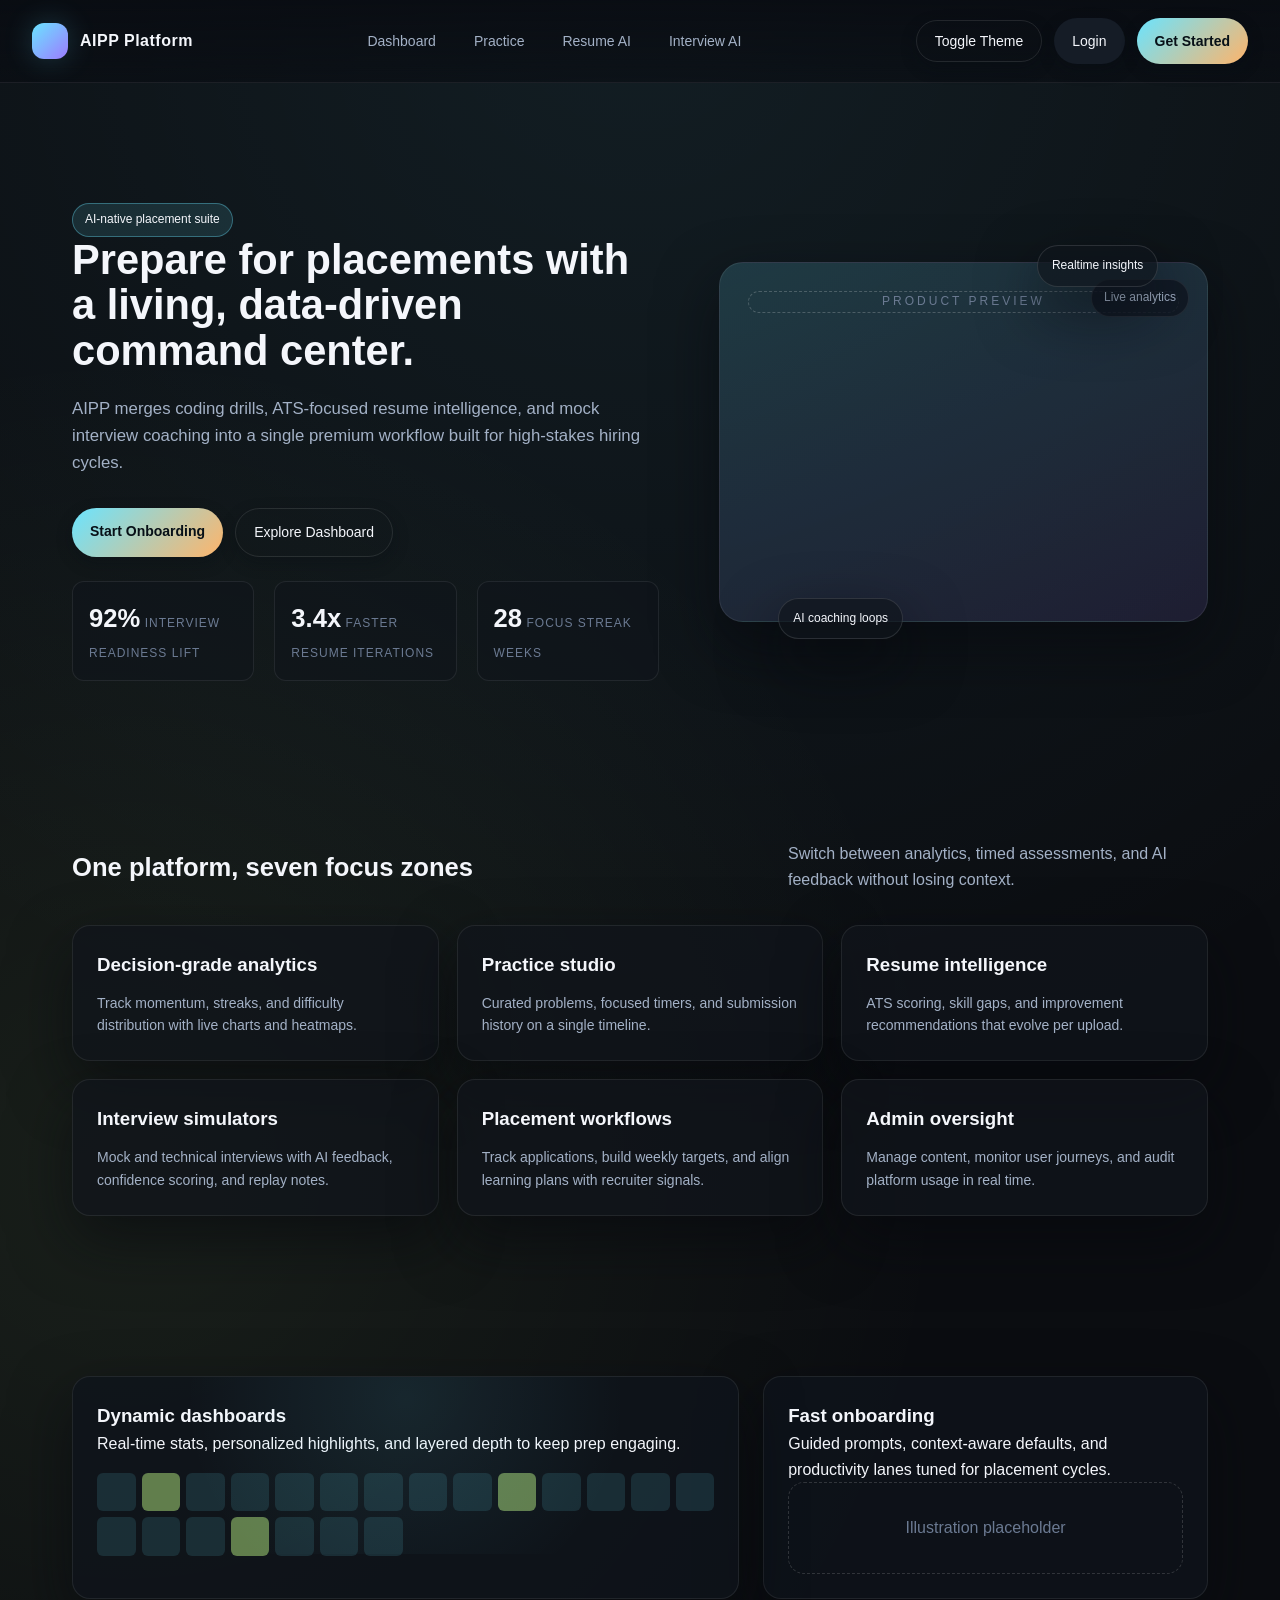
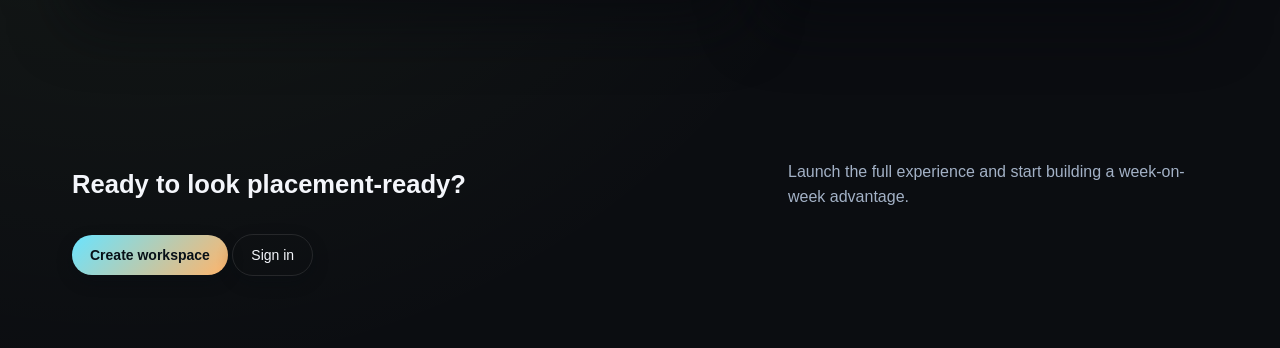
<file: frontend/index.html>
<!DOCTYPE html>
<html lang="en">
<head>
  <meta charset="UTF-8" />
  <meta name="viewport" content="width=device-width, initial-scale=1.0" />
  <title>AI-Powered Placement Preparation Platform</title>
  <link rel="stylesheet" href="styles/main.css" />
  <link rel="stylesheet" href="styles/pages.css" />
</head>
<body class="page">
  <div class="cmdk-backdrop">
    <div class="cmdk">
      <input type="text" placeholder="Search modules, jump to reports, open commands" />
      <ul>
        <li>Go to Dashboard</li>
        <li>Open Coding Practice</li>
        <li>Launch Resume Analyzer</li>
      </ul>
    </div>
  </div>

  <nav class="top-nav">
    <div class="nav-inner">
      <div class="brand">
        <div class="logo"></div>
        <span>AIPP Platform</span>
      </div>
      <div class="nav-links">
        <a href="pages/dashboard.html">Dashboard</a>
        <a href="pages/practice.html">Practice</a>
        <a href="pages/resume.html">Resume AI</a>
        <a href="pages/interview.html">Interview AI</a>
      </div>
      <div class="cta-group">
        <button class="btn ghost" data-theme-toggle>Toggle Theme</button>
        <a class="btn" href="pages/login.html">Login</a>
        <a class="btn primary" href="pages/register.html">Get Started</a>
      </div>
    </div>
  </nav>

  <header class="hero">
    <div class="container hero-grid">
      <div>
        <span class="badge">AI-native placement suite</span>
        <h1>Prepare for placements with a living, data-driven command center.</h1>
        <p>
          AIPP merges coding drills, ATS-focused resume intelligence, and mock interview coaching into
          a single premium workflow built for high-stakes hiring cycles.
        </p>
        <div class="hero-actions">
          <a class="btn primary" href="pages/onboarding.html">Start Onboarding</a>
          <a class="btn ghost" href="pages/dashboard.html">Explore Dashboard</a>
        </div>
        <div class="ribbon">
          <div class="metric">
            <strong>92%</strong>
            <span>interview readiness lift</span>
          </div>
          <div class="metric">
            <strong>3.4x</strong>
            <span>faster resume iterations</span>
          </div>
          <div class="metric">
            <strong>28</strong>
            <span>focus streak weeks</span>
          </div>
        </div>
      </div>
      <div class="hero-visual">
        <span class="overlay-chip">Live analytics</span>
        <div class="media-frame">Product preview</div>
        <span class="floating-pill pill-1">Realtime insights</span>
        <span class="floating-pill pill-2">AI coaching loops</span>
      </div>
    </div>
  </header>

  <section class="section">
    <div class="container">
      <div class="section-title">
        <h2>One platform, seven focus zones</h2>
        <p>Switch between analytics, timed assessments, and AI feedback without losing context.</p>
      </div>
      <div class="feature-grid">
        <div class="feature-card">
          <h3>Decision-grade analytics</h3>
          <p>Track momentum, streaks, and difficulty distribution with live charts and heatmaps.</p>
        </div>
        <div class="feature-card">
          <h3>Practice studio</h3>
          <p>Curated problems, focused timers, and submission history on a single timeline.</p>
        </div>
        <div class="feature-card">
          <h3>Resume intelligence</h3>
          <p>ATS scoring, skill gaps, and improvement recommendations that evolve per upload.</p>
        </div>
        <div class="feature-card">
          <h3>Interview simulators</h3>
          <p>Mock and technical interviews with AI feedback, confidence scoring, and replay notes.</p>
        </div>
        <div class="feature-card">
          <h3>Placement workflows</h3>
          <p>Track applications, build weekly targets, and align learning plans with recruiter signals.</p>
        </div>
        <div class="feature-card">
          <h3>Admin oversight</h3>
          <p>Manage content, monitor user journeys, and audit platform usage in real time.</p>
        </div>
      </div>
    </div>
  </section>

  <section class="section">
    <div class="container split-grid">
      <div class="panel panel-glow">
        <h3>Dynamic dashboards</h3>
        <p>Real-time stats, personalized highlights, and layered depth to keep prep engaging.</p>
        <div class="heatmap">
          <span></span><span class="intense"></span><span></span><span></span><span></span><span></span><span></span>
          <span></span><span></span><span class="intense"></span><span></span><span></span><span></span><span></span>
          <span></span><span></span><span></span><span class="intense"></span><span></span><span></span><span></span>
        </div>
      </div>
      <div class="panel">
        <h3>Fast onboarding</h3>
        <p>Guided prompts, context-aware defaults, and productivity lanes tuned for placement cycles.</p>
        <div class="empty-state">Illustration placeholder</div>
      </div>
    </div>
  </section>

  <footer class="section">
    <div class="container">
      <div class="section-title">
        <h2>Ready to look placement-ready?</h2>
        <p>Launch the full experience and start building a week-on-week advantage.</p>
      </div>
      <div class="hero-actions">
        <a class="btn primary" href="pages/register.html">Create workspace</a>
        <a class="btn ghost" href="pages/login.html">Sign in</a>
      </div>
    </div>
  </footer>

  <script src="scripts/app.js"></script>
</body>
</html>
</file>
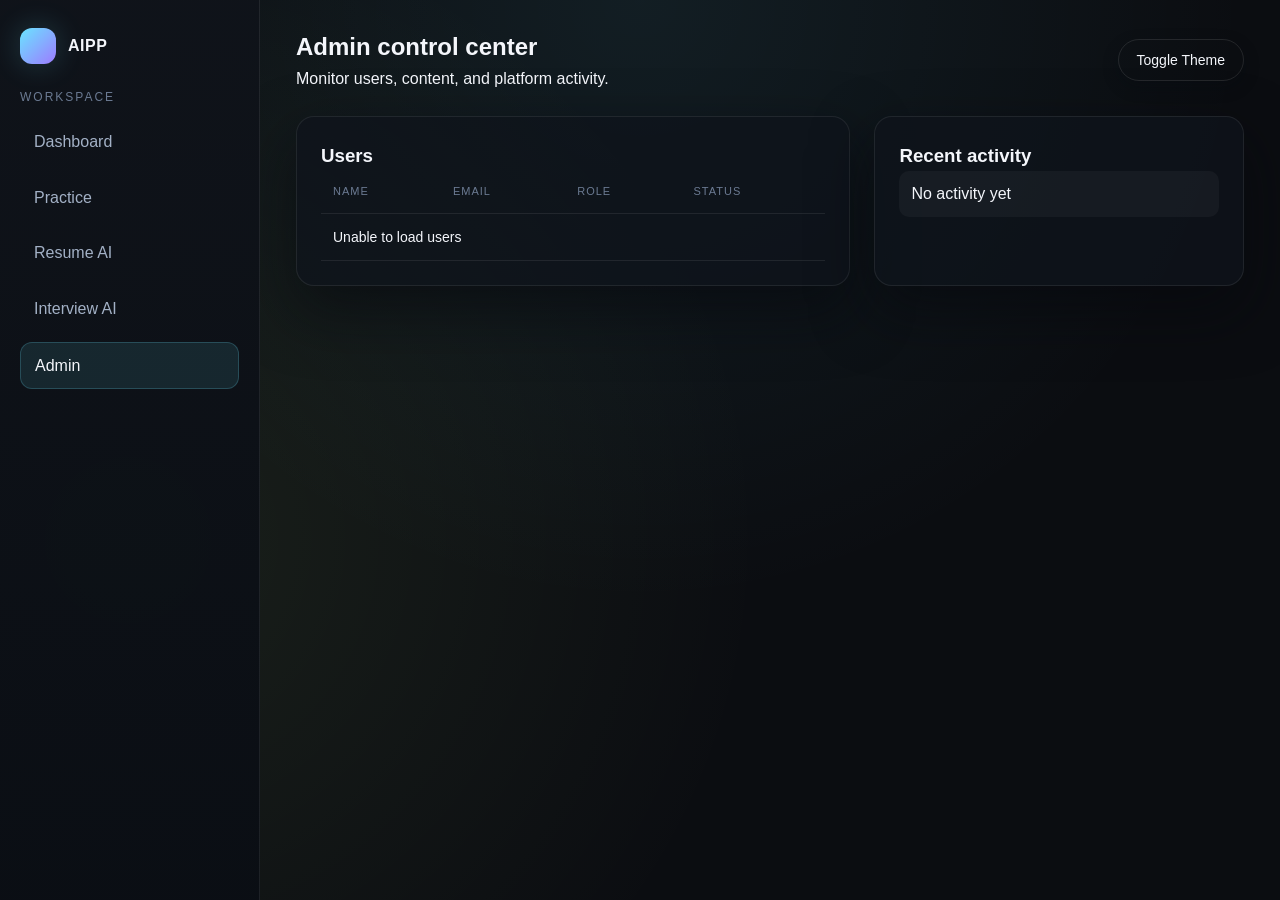
<file: frontend/pages/admin.html>
<!DOCTYPE html>
<html lang="en">
<head>
  <meta charset="UTF-8" />
  <meta name="viewport" content="width=device-width, initial-scale=1.0" />
  <title>Admin | AIPP</title>
  <link rel="stylesheet" href="../styles/main.css" />
  <link rel="stylesheet" href="../styles/pages.css" />
</head>
<body class="page">
  <div class="app-shell">
    <aside class="side-rail">
      <div class="brand">
        <div class="logo"></div>
        <span>AIPP</span>
      </div>
      <div class="rail-title">Workspace</div>
      <nav class="rail-links">
        <a href="dashboard.html">Dashboard</a>
        <a href="practice.html">Practice</a>
        <a href="resume.html">Resume AI</a>
        <a href="interview.html">Interview AI</a>
        <a class="active" href="admin.html">Admin</a>
      </nav>
    </aside>

    <main class="main-view">
      <div class="dashboard-header">
        <div>
          <h2>Admin control center</h2>
          <p>Monitor users, content, and platform activity.</p>
        </div>
        <div class="cta-group">
          <button class="btn ghost" data-theme-toggle>Toggle Theme</button>
        </div>
      </div>

      <div class="split-grid">
        <div class="panel">
          <h3>Users</h3>
          <table class="table">
            <thead>
              <tr>
                <th>Name</th>
                <th>Email</th>
                <th>Role</th>
                <th>Status</th>
              </tr>
            </thead>
            <tbody data-users-table>
              <tr>
                <td colspan="4">Loading...</td>
              </tr>
            </tbody>
          </table>
        </div>
        <div class="panel">
          <h3>Recent activity</h3>
          <ul class="activity-feed" data-admin-activity>
            <li class="skeleton"></li>
          </ul>
        </div>
      </div>
    </main>
  </div>

  <script src="../scripts/api.js"></script>
  <script src="../scripts/app.js"></script>
  <script src="../scripts/admin.js"></script>
</body>
</html>
</file>
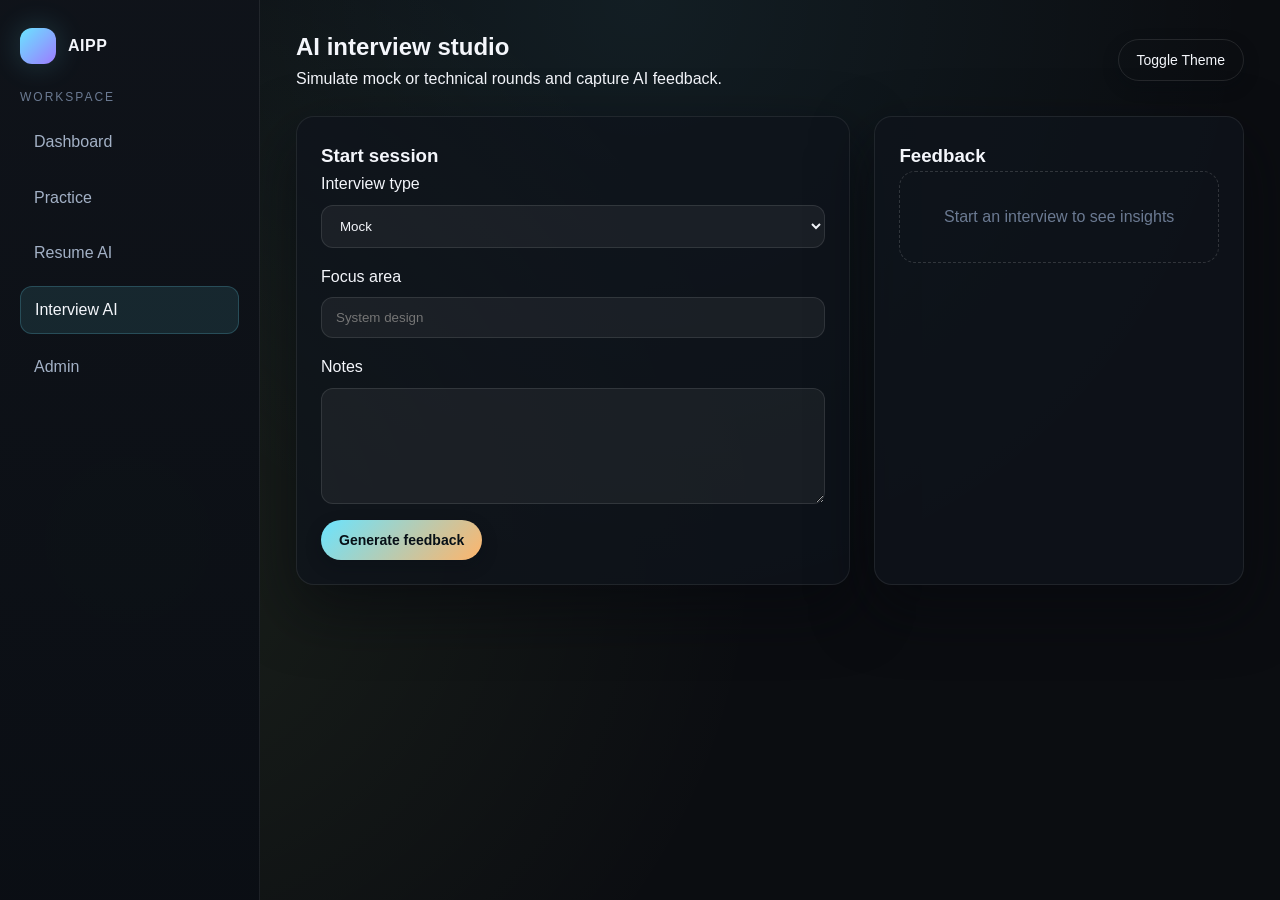
<file: frontend/pages/interview.html>
<!DOCTYPE html>
<html lang="en">
<head>
  <meta charset="UTF-8" />
  <meta name="viewport" content="width=device-width, initial-scale=1.0" />
  <title>Interview AI | AIPP</title>
  <link rel="stylesheet" href="../styles/main.css" />
  <link rel="stylesheet" href="../styles/pages.css" />
</head>
<body class="page">
  <div class="app-shell">
    <aside class="side-rail">
      <div class="brand">
        <div class="logo"></div>
        <span>AIPP</span>
      </div>
      <div class="rail-title">Workspace</div>
      <nav class="rail-links">
        <a href="dashboard.html">Dashboard</a>
        <a href="practice.html">Practice</a>
        <a href="resume.html">Resume AI</a>
        <a class="active" href="interview.html">Interview AI</a>
        <a href="admin.html">Admin</a>
      </nav>
    </aside>

    <main class="main-view">
      <div class="dashboard-header">
        <div>
          <h2>AI interview studio</h2>
          <p>Simulate mock or technical rounds and capture AI feedback.</p>
        </div>
        <div class="cta-group">
          <button class="btn ghost" data-theme-toggle>Toggle Theme</button>
        </div>
      </div>

      <div class="split-grid">
        <div class="panel">
          <h3>Start session</h3>
          <form data-interview-form>
            <div class="form-field">
              <label>Interview type</label>
              <select name="interviewType" required>
                <option value="MOCK">Mock</option>
                <option value="TECHNICAL">Technical</option>
              </select>
            </div>
            <div class="form-field">
              <label>Focus area</label>
              <input type="text" name="focusArea" placeholder="System design" />
            </div>
            <div class="form-field">
              <label>Notes</label>
              <textarea name="notes" rows="6"></textarea>
            </div>
            <button class="btn primary" type="submit">Generate feedback</button>
          </form>
        </div>
        <div class="panel">
          <h3>Feedback</h3>
          <div data-interview-output class="empty-state">Start an interview to see insights</div>
        </div>
      </div>
    </main>
  </div>

  <script src="../scripts/api.js"></script>
  <script src="../scripts/app.js"></script>
  <script src="../scripts/interview.js"></script>
</body>
</html>
</file>
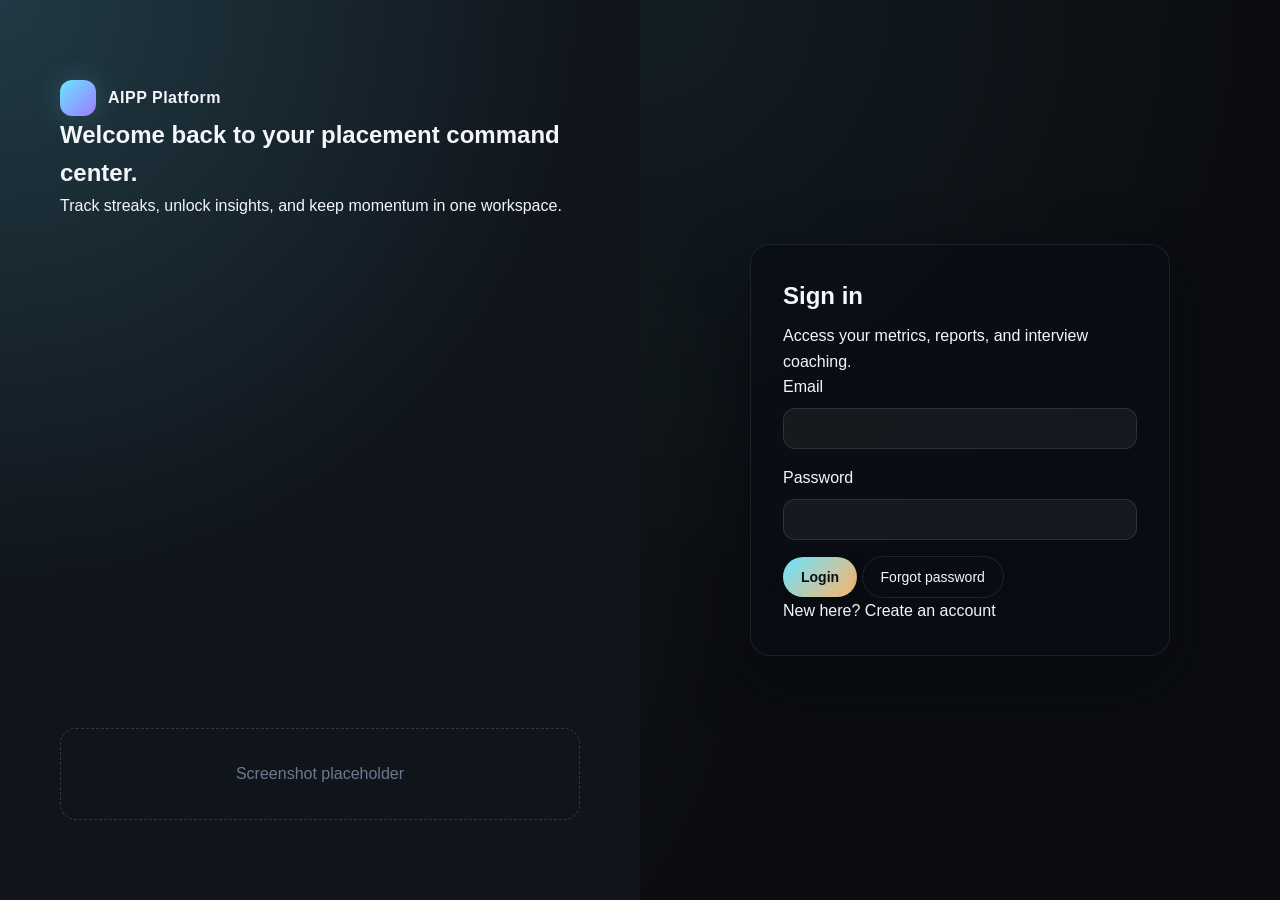
<file: frontend/pages/login.html>
<!DOCTYPE html>
<html lang="en">
<head>
  <meta charset="UTF-8" />
  <meta name="viewport" content="width=device-width, initial-scale=1.0" />
  <title>Login | AIPP</title>
  <link rel="stylesheet" href="../styles/main.css" />
  <link rel="stylesheet" href="../styles/pages.css" />
</head>
<body class="page">
  <div class="auth-shell">
    <section class="auth-side">
      <div>
        <div class="brand">
          <div class="logo"></div>
          <span>AIPP Platform</span>
        </div>
        <h1>Welcome back to your placement command center.</h1>
        <p>Track streaks, unlock insights, and keep momentum in one workspace.</p>
      </div>
      <div class="empty-state">Screenshot placeholder</div>
    </section>
    <section class="auth-card">
      <h2>Sign in</h2>
      <p>Access your metrics, reports, and interview coaching.</p>
      <form data-login-form>
        <div class="form-field">
          <label>Email</label>
          <input type="email" name="email" required />
        </div>
        <div class="form-field">
          <label>Password</label>
          <input type="password" name="password" required />
        </div>
        <button class="btn primary" type="submit">Login</button>
        <button class="btn ghost" type="button" data-forgot-btn>Forgot password</button>
      </form>
      <p>New here? <a href="register.html">Create an account</a></p>
    </section>
  </div>

  <script src="../scripts/api.js"></script>
  <script src="../scripts/app.js"></script>
  <script src="../scripts/auth.js"></script>
</body>
</html>
</file>
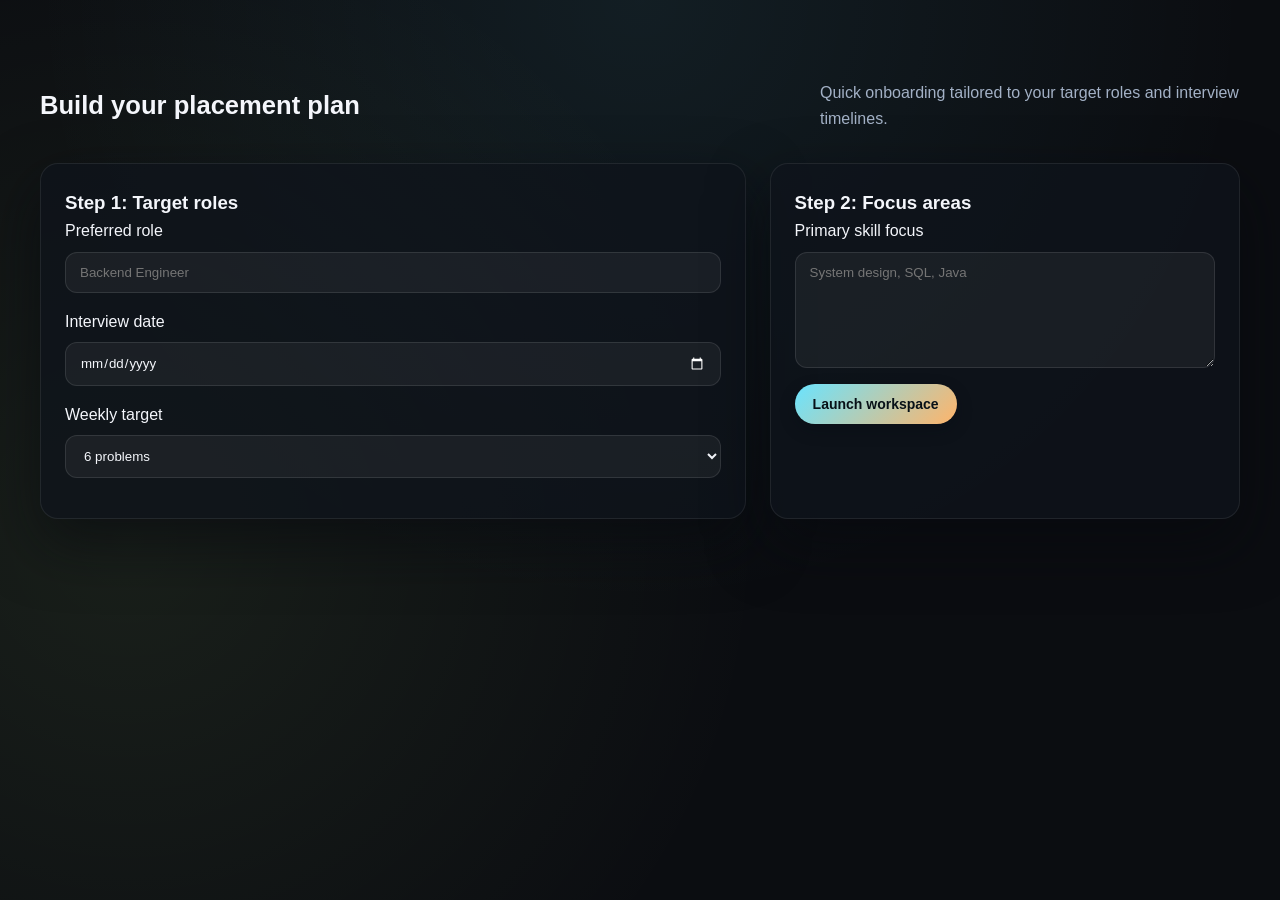
<file: frontend/pages/onboarding.html>
<!DOCTYPE html>
<html lang="en">
<head>
  <meta charset="UTF-8" />
  <meta name="viewport" content="width=device-width, initial-scale=1.0" />
  <title>Onboarding | AIPP</title>
  <link rel="stylesheet" href="../styles/main.css" />
  <link rel="stylesheet" href="../styles/pages.css" />
</head>
<body class="page">
  <div class="container section">
    <div class="section-title">
      <h2>Build your placement plan</h2>
      <p>Quick onboarding tailored to your target roles and interview timelines.</p>
    </div>
    <div class="split-grid">
      <div class="panel">
        <h3>Step 1: Target roles</h3>
        <div class="form-field">
          <label>Preferred role</label>
          <input type="text" placeholder="Backend Engineer" />
        </div>
        <div class="form-field">
          <label>Interview date</label>
          <input type="date" />
        </div>
        <div class="form-field">
          <label>Weekly target</label>
          <select>
            <option>6 problems</option>
            <option>10 problems</option>
            <option>15 problems</option>
          </select>
        </div>
      </div>
      <div class="panel">
        <h3>Step 2: Focus areas</h3>
        <div class="form-field">
          <label>Primary skill focus</label>
          <textarea rows="6" placeholder="System design, SQL, Java"></textarea>
        </div>
        <button class="btn primary" onclick="window.location.href='dashboard.html'">Launch workspace</button>
      </div>
    </div>
  </div>

  <script src="../scripts/app.js"></script>
</body>
</html>
</file>
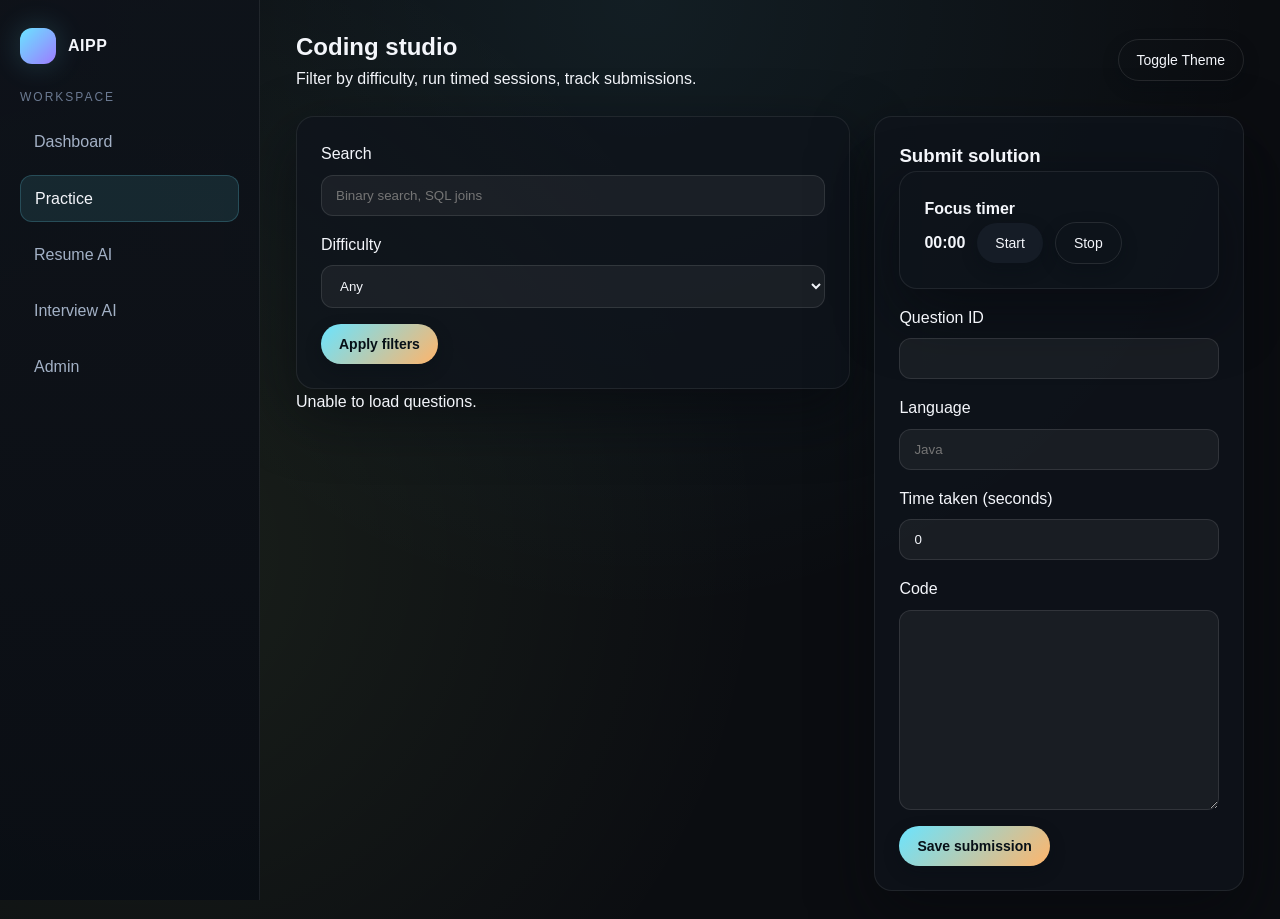
<file: frontend/pages/practice.html>
<!DOCTYPE html>
<html lang="en">
<head>
  <meta charset="UTF-8" />
  <meta name="viewport" content="width=device-width, initial-scale=1.0" />
  <title>Practice | AIPP</title>
  <link rel="stylesheet" href="../styles/main.css" />
  <link rel="stylesheet" href="../styles/pages.css" />
</head>
<body class="page">
  <div class="app-shell">
    <aside class="side-rail">
      <div class="brand">
        <div class="logo"></div>
        <span>AIPP</span>
      </div>
      <div class="rail-title">Workspace</div>
      <nav class="rail-links">
        <a href="dashboard.html">Dashboard</a>
        <a class="active" href="practice.html">Practice</a>
        <a href="resume.html">Resume AI</a>
        <a href="interview.html">Interview AI</a>
        <a href="admin.html">Admin</a>
      </nav>
    </aside>

    <main class="main-view">
      <div class="dashboard-header">
        <div>
          <h2>Coding studio</h2>
          <p>Filter by difficulty, run timed sessions, track submissions.</p>
        </div>
        <div class="cta-group">
          <button class="btn ghost" data-theme-toggle>Toggle Theme</button>
        </div>
      </div>

      <div class="split-grid">
        <div>
          <div class="panel">
            <form data-filter-form>
              <div class="form-field">
                <label>Search</label>
                <input type="text" name="search" placeholder="Binary search, SQL joins" />
              </div>
              <div class="form-field">
                <label>Difficulty</label>
                <select name="difficulty">
                  <option value="">Any</option>
                  <option value="EASY">Easy</option>
                  <option value="MEDIUM">Medium</option>
                  <option value="HARD">Hard</option>
                </select>
              </div>
              <button class="btn primary" type="submit">Apply filters</button>
            </form>
          </div>
          <div class="list-stack" data-question-list></div>
        </div>
        <div class="panel">
          <h3>Submit solution</h3>
          <div class="panel" style="margin-bottom:16px">
            <h4>Focus timer</h4>
            <div style="display:flex;align-items:center;gap:12px">
              <strong data-timer-display>00:00</strong>
              <button class="btn" type="button" data-timer-start>Start</button>
              <button class="btn ghost" type="button" data-timer-stop>Stop</button>
            </div>
          </div>
          <form data-submission-form>
            <div class="form-field">
              <label>Question ID</label>
              <input type="number" name="questionId" required />
            </div>
            <div class="form-field">
              <label>Language</label>
              <input type="text" name="language" placeholder="Java" required />
            </div>
            <div class="form-field">
              <label>Time taken (seconds)</label>
              <input type="number" name="timeTakenSeconds" value="0" />
            </div>
            <div class="form-field">
              <label>Code</label>
              <textarea name="codeText" rows="8" class="code-editor" required></textarea>
            </div>
            <button class="btn primary" type="submit">Save submission</button>
          </form>
        </div>
      </div>
    </main>
  </div>

  <script src="../scripts/api.js"></script>
  <script src="../scripts/app.js"></script>
  <script src="../scripts/practice.js"></script>
</body>
</html>
</file>
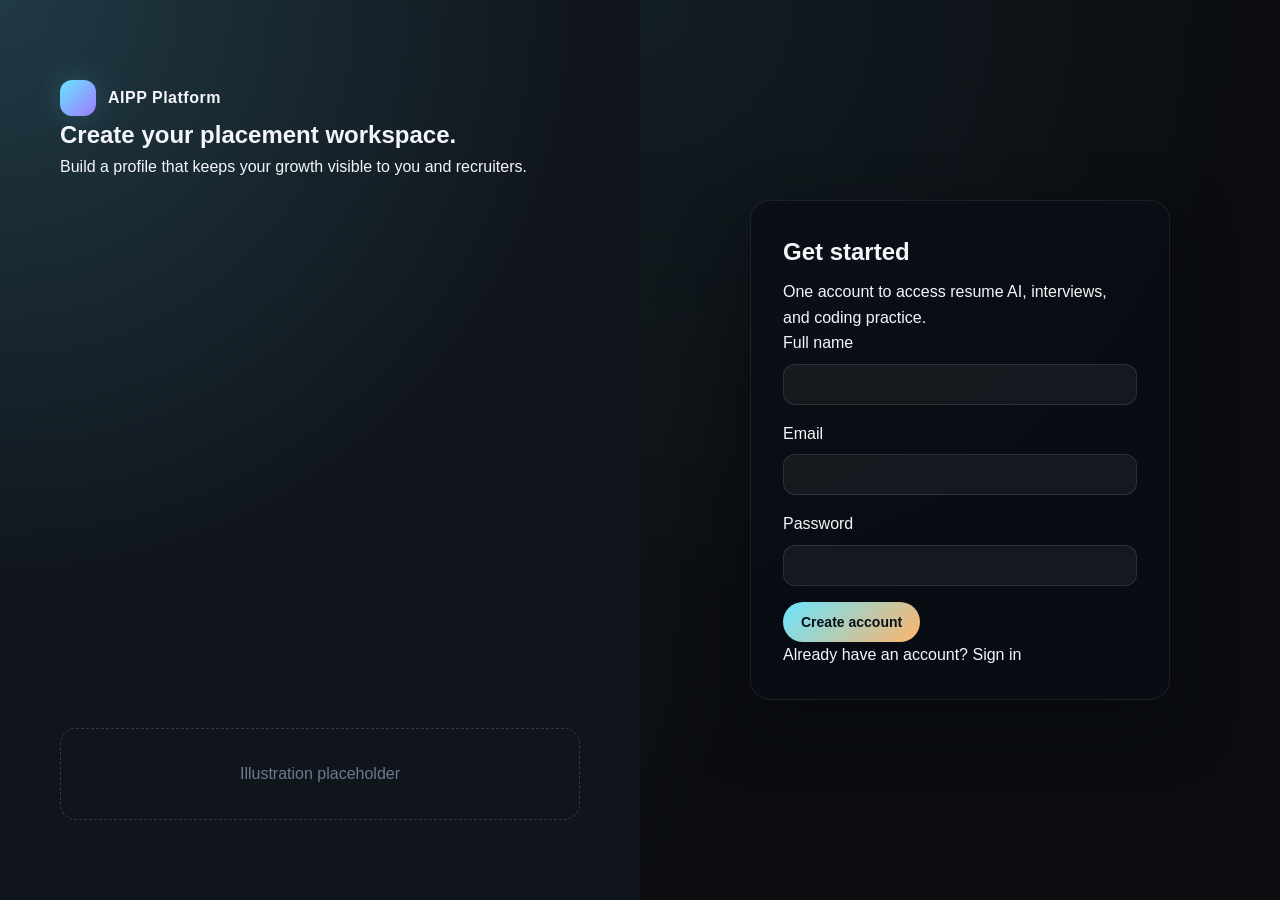
<file: frontend/pages/register.html>
<!DOCTYPE html>
<html lang="en">
<head>
  <meta charset="UTF-8" />
  <meta name="viewport" content="width=device-width, initial-scale=1.0" />
  <title>Register | AIPP</title>
  <link rel="stylesheet" href="../styles/main.css" />
  <link rel="stylesheet" href="../styles/pages.css" />
</head>
<body class="page">
  <div class="auth-shell">
    <section class="auth-side">
      <div>
        <div class="brand">
          <div class="logo"></div>
          <span>AIPP Platform</span>
        </div>
        <h1>Create your placement workspace.</h1>
        <p>Build a profile that keeps your growth visible to you and recruiters.</p>
      </div>
      <div class="empty-state">Illustration placeholder</div>
    </section>
    <section class="auth-card">
      <h2>Get started</h2>
      <p>One account to access resume AI, interviews, and coding practice.</p>
      <form data-register-form>
        <div class="form-field">
          <label>Full name</label>
          <input type="text" name="fullName" required />
        </div>
        <div class="form-field">
          <label>Email</label>
          <input type="email" name="email" required />
        </div>
        <div class="form-field">
          <label>Password</label>
          <input type="password" name="password" required />
        </div>
        <button class="btn primary" type="submit">Create account</button>
      </form>
      <p>Already have an account? <a href="login.html">Sign in</a></p>
    </section>
  </div>

  <script src="../scripts/api.js"></script>
  <script src="../scripts/app.js"></script>
  <script src="../scripts/auth.js"></script>
</body>
</html>
</file>
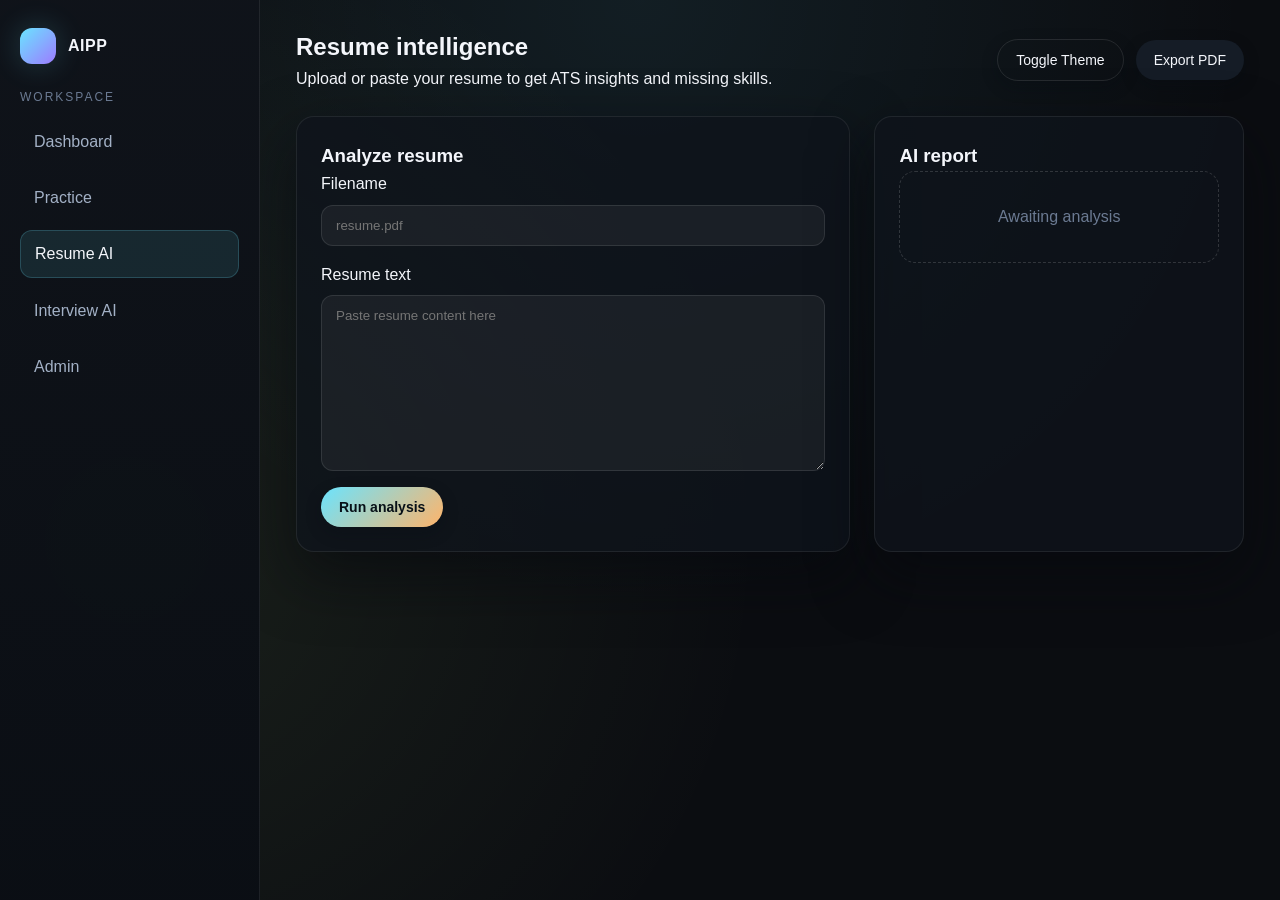
<file: frontend/pages/resume.html>
<!DOCTYPE html>
<html lang="en">
<head>
  <meta charset="UTF-8" />
  <meta name="viewport" content="width=device-width, initial-scale=1.0" />
  <title>Resume AI | AIPP</title>
  <link rel="stylesheet" href="../styles/main.css" />
  <link rel="stylesheet" href="../styles/pages.css" />
</head>
<body class="page">
  <div class="app-shell">
    <aside class="side-rail">
      <div class="brand">
        <div class="logo"></div>
        <span>AIPP</span>
      </div>
      <div class="rail-title">Workspace</div>
      <nav class="rail-links">
        <a href="dashboard.html">Dashboard</a>
        <a href="practice.html">Practice</a>
        <a class="active" href="resume.html">Resume AI</a>
        <a href="interview.html">Interview AI</a>
        <a href="admin.html">Admin</a>
      </nav>
    </aside>

    <main class="main-view">
      <div class="dashboard-header">
        <div>
          <h2>Resume intelligence</h2>
          <p>Upload or paste your resume to get ATS insights and missing skills.</p>
        </div>
        <div class="cta-group">
          <button class="btn ghost" data-theme-toggle>Toggle Theme</button>
          <button class="btn" data-export-pdf>Export PDF</button>
        </div>
      </div>

      <div class="split-grid">
        <div class="panel">
          <h3>Analyze resume</h3>
          <form data-resume-form>
            <div class="form-field">
              <label>Filename</label>
              <input type="text" name="resumeFilename" placeholder="resume.pdf" />
            </div>
            <div class="form-field">
              <label>Resume text</label>
              <textarea name="resumeText" rows="10" placeholder="Paste resume content here" required></textarea>
            </div>
            <button class="btn primary" type="submit">Run analysis</button>
          </form>
        </div>
        <div class="panel">
          <h3>AI report</h3>
          <div data-resume-output class="empty-state">Awaiting analysis</div>
        </div>
      </div>
    </main>
  </div>

  <script src="../scripts/api.js"></script>
  <script src="../scripts/app.js"></script>
  <script src="../scripts/resume.js"></script>
</body>
</html>
</file>
<file: frontend/styles/main.css>
:root {
  color-scheme: dark;
  --bg-0: #0b0d11;
  --bg-1: #10141b;
  --bg-2: #151c26;
  --bg-3: #1b2330;
  --text-1: #f4f6fb;
  --text-2: #a3b1c6;
  --text-3: #6b7a92;
  --accent-1: #6ae4ff;
  --accent-2: #c6ff8b;
  --accent-3: #ffb46a;
  --accent-4: #9d7bff;
  --danger: #ff6b6b;
  --success: #69f0b4;
  --radius-lg: 18px;
  --radius-md: 12px;
  --radius-sm: 8px;
  --shadow-soft: 0 24px 60px rgba(6, 9, 13, 0.6);
  --shadow-glow: 0 0 30px rgba(106, 228, 255, 0.2);
  --border-soft: 1px solid rgba(255, 255, 255, 0.08);
  --grid-gap: 24px;
  --page-width: 1200px;
  --ease-smooth: cubic-bezier(0.22, 1, 0.36, 1);
}

body.theme-light {
  color-scheme: light;
  --bg-0: #f6f7fb;
  --bg-1: #eef0f6;
  --bg-2: #e5e9f2;
  --bg-3: #dbe1ee;
  --text-1: #121826;
  --text-2: #3e4c63;
  --text-3: #6b7a92;
  --shadow-soft: 0 20px 50px rgba(12, 20, 32, 0.12);
  --border-soft: 1px solid rgba(17, 24, 39, 0.1);
}

* {
  box-sizing: border-box;
  margin: 0;
  padding: 0;
}

body {
  font-family: "Space Grotesk", "Satoshi", "Segoe UI", sans-serif;
  background: radial-gradient(circle at top, rgba(106, 228, 255, 0.08), transparent 55%),
    radial-gradient(circle at 10% 60%, rgba(198, 255, 139, 0.08), transparent 50%),
    var(--bg-0);
  color: var(--text-1);
  min-height: 100vh;
  line-height: 1.6;
  overflow-x: hidden;
}

img {
  max-width: 100%;
  display: block;
}

a {
  color: inherit;
  text-decoration: none;
}

button,
input,
textarea,
select {
  font-family: inherit;
  color: inherit;
}

.page {
  opacity: 0;
  transform: translateY(18px);
  transition: opacity 0.6s var(--ease-smooth), transform 0.6s var(--ease-smooth);
}

.page.is-ready {
  opacity: 1;
  transform: translateY(0);
}

.container {
  max-width: var(--page-width);
  margin: 0 auto;
  padding: 0 32px;
}

.top-nav {
  position: sticky;
  top: 0;
  z-index: 50;
  backdrop-filter: blur(16px);
  background: linear-gradient(180deg, rgba(9, 12, 18, 0.9), rgba(9, 12, 18, 0.6));
  border-bottom: var(--border-soft);
}

.top-nav .nav-inner {
  display: flex;
  align-items: center;
  justify-content: space-between;
  padding: 18px 32px;
}

.brand {
  display: flex;
  align-items: center;
  gap: 12px;
  font-weight: 600;
  letter-spacing: 0.5px;
}

.brand .logo {
  width: 36px;
  height: 36px;
  border-radius: 12px;
  background: linear-gradient(135deg, var(--accent-1), var(--accent-4));
  box-shadow: var(--shadow-glow);
}

.nav-links {
  display: flex;
  gap: 18px;
  color: var(--text-2);
  font-size: 14px;
}

.nav-links a {
  padding: 8px 10px;
  border-radius: 999px;
  transition: all 0.3s var(--ease-smooth);
}

.nav-links a:hover {
  color: var(--text-1);
  background: rgba(255, 255, 255, 0.08);
}

.cta-group {
  display: flex;
  gap: 12px;
  align-items: center;
}

.btn {
  border: none;
  padding: 12px 18px;
  border-radius: 999px;
  background: var(--bg-2);
  color: var(--text-1);
  font-size: 14px;
  cursor: pointer;
  transition: transform 0.3s var(--ease-smooth), box-shadow 0.3s var(--ease-smooth);
  box-shadow: 0 6px 16px rgba(8, 12, 20, 0.3);
}

.btn.primary {
  background: linear-gradient(135deg, var(--accent-1), var(--accent-3));
  color: #071017;
  font-weight: 600;
}

.btn.ghost {
  background: transparent;
  border: 1px solid rgba(255, 255, 255, 0.1);
}

.btn:hover {
  transform: translateY(-2px);
}

.hero {
  padding: 120px 0 80px;
  position: relative;
}

.hero-grid {
  display: grid;
  grid-template-columns: 1.2fr 1fr;
  gap: 60px;
  align-items: center;
}

.hero h1 {
  font-family: "Clash Display", "Space Grotesk", sans-serif;
  font-size: clamp(2.6rem, 3vw, 4rem);
  line-height: 1.1;
}

.hero p {
  color: var(--text-2);
  margin: 22px 0 32px;
  font-size: 1.05rem;
}

.hero .hero-actions {
  display: flex;
  gap: 12px;
  flex-wrap: wrap;
}

.hero-visual {
  position: relative;
  background: linear-gradient(160deg, rgba(106, 228, 255, 0.16), rgba(155, 123, 255, 0.12));
  border-radius: 24px;
  padding: 28px;
  min-height: 360px;
  border: var(--border-soft);
  box-shadow: var(--shadow-soft);
}

.hero-visual .overlay-chip {
  position: absolute;
  top: 16px;
  right: 18px;
  background: rgba(15, 22, 33, 0.8);
  border: var(--border-soft);
  padding: 8px 12px;
  border-radius: 999px;
  font-size: 12px;
  color: var(--text-2);
}

.hero-visual .media-frame {
  height: 100%;
  border-radius: 18px;
  border: 1px dashed rgba(255, 255, 255, 0.2);
  display: grid;
  place-items: center;
  color: var(--text-3);
  text-transform: uppercase;
  letter-spacing: 3px;
  font-size: 12px;
}

.section {
  padding: 80px 0;
}

.section-title {
  display: flex;
  justify-content: space-between;
  align-items: center;
  margin-bottom: 32px;
}

.section-title h2 {
  font-size: clamp(1.6rem, 2vw, 2.4rem);
}

.section-title p {
  color: var(--text-2);
  max-width: 420px;
}

.feature-grid {
  display: grid;
  grid-template-columns: repeat(12, 1fr);
  gap: 18px;
}

.feature-card {
  grid-column: span 4;
  padding: 24px;
  border-radius: var(--radius-lg);
  border: var(--border-soft);
  background: rgba(16, 20, 27, 0.75);
  box-shadow: var(--shadow-soft);
  transition: transform 0.4s var(--ease-smooth), border 0.4s var(--ease-smooth);
}

.feature-card:hover {
  transform: translateY(-6px) scale(1.01);
  border: 1px solid rgba(106, 228, 255, 0.3);
}

.feature-card h3 {
  margin-bottom: 12px;
}

.feature-card p {
  color: var(--text-2);
  font-size: 14px;
}

.ribbon {
  display: flex;
  gap: 20px;
  flex-wrap: wrap;
  margin-top: 24px;
}

.ribbon .metric {
  flex: 1;
  min-width: 180px;
  padding: 16px;
  border-radius: var(--radius-md);
  background: rgba(15, 20, 28, 0.6);
  border: var(--border-soft);
}

.metric strong {
  font-size: 1.6rem;
}

.metric span {
  color: var(--text-3);
  font-size: 12px;
  text-transform: uppercase;
  letter-spacing: 1px;
}

.app-shell {
  display: grid;
  grid-template-columns: 260px 1fr;
  min-height: 100vh;
}

.side-rail {
  position: sticky;
  top: 0;
  height: 100vh;
  padding: 28px 20px;
  background: linear-gradient(180deg, rgba(15, 19, 26, 0.95), rgba(10, 14, 20, 0.95));
  border-right: var(--border-soft);
}

.side-rail .rail-title {
  font-size: 12px;
  color: var(--text-3);
  text-transform: uppercase;
  letter-spacing: 2px;
  margin: 24px 0 12px;
}

.rail-links {
  display: flex;
  flex-direction: column;
  gap: 10px;
}

.rail-links a {
  padding: 10px 14px;
  border-radius: 12px;
  color: var(--text-2);
  transition: all 0.3s var(--ease-smooth);
}

.rail-links a:hover,
.rail-links a.active {
  color: var(--text-1);
  background: rgba(106, 228, 255, 0.1);
  border: 1px solid rgba(106, 228, 255, 0.2);
}

.main-view {
  padding: 28px 36px;
}

.panel {
  border-radius: var(--radius-lg);
  border: var(--border-soft);
  background: rgba(15, 20, 28, 0.78);
  padding: 24px;
  box-shadow: var(--shadow-soft);
}

.panel-glow {
  position: relative;
  overflow: hidden;
}

.panel-glow::after {
  content: "";
  position: absolute;
  inset: -60% 0 auto 0;
  height: 140%;
  background: radial-gradient(circle, rgba(106, 228, 255, 0.15), transparent 60%);
  opacity: 0.6;
  pointer-events: none;
}

.split-grid {
  display: grid;
  grid-template-columns: 1.2fr 0.8fr;
  gap: var(--grid-gap);
}

.floating-pill {
  position: absolute;
  padding: 10px 14px;
  border-radius: 999px;
  border: 1px solid rgba(255, 255, 255, 0.12);
  background: rgba(15, 20, 28, 0.7);
  font-size: 12px;
  box-shadow: var(--shadow-soft);
}

.floating-pill.pill-1 {
  top: -18px;
  right: 10%;
  animation: float 6s ease-in-out infinite;
}

.floating-pill.pill-2 {
  bottom: -18px;
  left: 12%;
  animation: float 7s ease-in-out infinite;
}

.heatmap {
  display: grid;
  grid-template-columns: repeat(14, 1fr);
  gap: 6px;
  margin-top: 16px;
}

.heatmap span {
  width: 100%;
  padding-top: 100%;
  border-radius: 6px;
  background: rgba(106, 228, 255, 0.12);
}

.heatmap span.intense {
  background: rgba(198, 255, 139, 0.45);
}

.toast-stack {
  position: fixed;
  top: 20px;
  right: 20px;
  z-index: 999;
  display: flex;
  flex-direction: column;
  gap: 12px;
}

.toast {
  background: rgba(16, 22, 30, 0.9);
  border: var(--border-soft);
  padding: 14px 18px;
  border-radius: 14px;
  box-shadow: var(--shadow-soft);
  font-size: 14px;
}

.cmdk-backdrop {
  position: fixed;
  inset: 0;
  background: rgba(6, 10, 15, 0.6);
  display: none;
  align-items: center;
  justify-content: center;
  z-index: 999;
}

.cmdk {
  width: min(640px, 92vw);
  background: rgba(15, 20, 28, 0.95);
  border: var(--border-soft);
  border-radius: 18px;
  padding: 18px;
  box-shadow: var(--shadow-soft);
}

.cmdk input {
  width: 100%;
  background: rgba(255, 255, 255, 0.06);
  border: none;
  padding: 14px;
  border-radius: 12px;
  color: var(--text-1);
}

.cmdk ul {
  list-style: none;
  margin-top: 16px;
  display: grid;
  gap: 10px;
}

.cmdk li {
  padding: 12px;
  border-radius: 10px;
  background: rgba(255, 255, 255, 0.05);
}

.skeleton {
  background: linear-gradient(90deg, rgba(255, 255, 255, 0.06), rgba(255, 255, 255, 0.14), rgba(255, 255, 255, 0.06));
  background-size: 200% 100%;
  animation: shimmer 1.8s infinite;
  border-radius: 12px;
  height: 16px;
}

@keyframes shimmer {
  0% {
    background-position: 0% 0;
  }
  100% {
    background-position: -200% 0;
  }
}

@keyframes float {
  0%,
  100% {
    transform: translateY(0);
  }
  50% {
    transform: translateY(-10px);
  }
}

@media (max-width: 1100px) {
  .hero-grid {
    grid-template-columns: 1fr;
  }

  .app-shell {
    grid-template-columns: 1fr;
  }

  .side-rail {
    position: relative;
    height: auto;
    display: flex;
    flex-wrap: wrap;
    gap: 12px;
  }
}

@media (max-width: 768px) {
  .nav-links {
    display: none;
  }

  .container {
    padding: 0 20px;
  }

  .feature-card {
    grid-column: span 12;
  }

  .split-grid {
    grid-template-columns: 1fr;
  }
}
</file>
<file: frontend/styles/pages.css>
.auth-shell {
  min-height: 100vh;
  display: grid;
  grid-template-columns: 1fr 1fr;
}

.auth-side {
  padding: 80px 60px;
  display: flex;
  flex-direction: column;
  justify-content: space-between;
  background: radial-gradient(circle at top left, rgba(106, 228, 255, 0.18), transparent 55%),
    var(--bg-1);
}

.auth-card {
  margin: auto;
  max-width: 420px;
  width: 100%;
  background: rgba(10, 14, 20, 0.75);
  border: var(--border-soft);
  padding: 32px;
  border-radius: 20px;
  box-shadow: var(--shadow-soft);
}

.auth-card h2 {
  margin-bottom: 8px;
}

.form-field {
  display: flex;
  flex-direction: column;
  gap: 8px;
  margin-bottom: 16px;
}

.form-field input,
.form-field textarea,
.form-field select {
  background: rgba(255, 255, 255, 0.05);
  border: 1px solid rgba(255, 255, 255, 0.1);
  padding: 12px 14px;
  border-radius: 12px;
}

.badge {
  display: inline-flex;
  align-items: center;
  gap: 6px;
  padding: 6px 12px;
  border-radius: 999px;
  font-size: 12px;
  background: rgba(106, 228, 255, 0.12);
  border: 1px solid rgba(106, 228, 255, 0.35);
}

.dashboard-header {
  display: flex;
  justify-content: space-between;
  align-items: center;
  margin-bottom: 24px;
}

.dashboard-grid {
  display: grid;
  grid-template-columns: repeat(12, 1fr);
  gap: var(--grid-gap);
}

.dashboard-grid .panel {
  grid-column: span 4;
}

.dashboard-grid .panel.wide {
  grid-column: span 8;
}

.dashboard-grid .panel.full {
  grid-column: span 12;
}

.activity-feed {
  list-style: none;
  display: grid;
  gap: 12px;
}

.activity-feed li {
  padding: 10px 12px;
  border-radius: 10px;
  background: rgba(255, 255, 255, 0.04);
}

.timeline {
  display: grid;
  gap: 16px;
}

.timeline .node {
  display: flex;
  gap: 16px;
}

.timeline .dot {
  width: 10px;
  height: 10px;
  background: var(--accent-1);
  border-radius: 50%;
  margin-top: 8px;
}

.list-stack {
  display: grid;
  gap: 16px;
}

.code-editor {
  background: #0a0e14;
  border: 1px solid rgba(255, 255, 255, 0.12);
  border-radius: 16px;
  padding: 16px;
  min-height: 200px;
  color: #9cc3ff;
  font-family: "Fira Code", "JetBrains Mono", monospace;
}

.empty-state {
  display: grid;
  place-items: center;
  padding: 32px;
  border: 1px dashed rgba(255, 255, 255, 0.15);
  border-radius: 16px;
  color: var(--text-3);
  text-align: center;
}

.table {
  width: 100%;
  border-collapse: collapse;
  font-size: 14px;
}

.table th,
.table td {
  text-align: left;
  padding: 12px;
  border-bottom: 1px solid rgba(255, 255, 255, 0.08);
}

.table th {
  color: var(--text-3);
  font-weight: 500;
  text-transform: uppercase;
  letter-spacing: 1px;
  font-size: 11px;
}

.fab {
  position: fixed;
  right: 32px;
  bottom: 32px;
  width: 52px;
  height: 52px;
  border-radius: 50%;
  background: linear-gradient(135deg, var(--accent-2), var(--accent-1));
  color: #09131a;
  font-weight: 700;
  display: grid;
  place-items: center;
  box-shadow: var(--shadow-soft);
  cursor: pointer;
}

@media (max-width: 960px) {
  .auth-shell {
    grid-template-columns: 1fr;
  }

  .auth-side {
    display: none;
  }

  .dashboard-grid .panel,
  .dashboard-grid .panel.wide,
  .dashboard-grid .panel.full {
    grid-column: span 12;
  }
}
</file>
